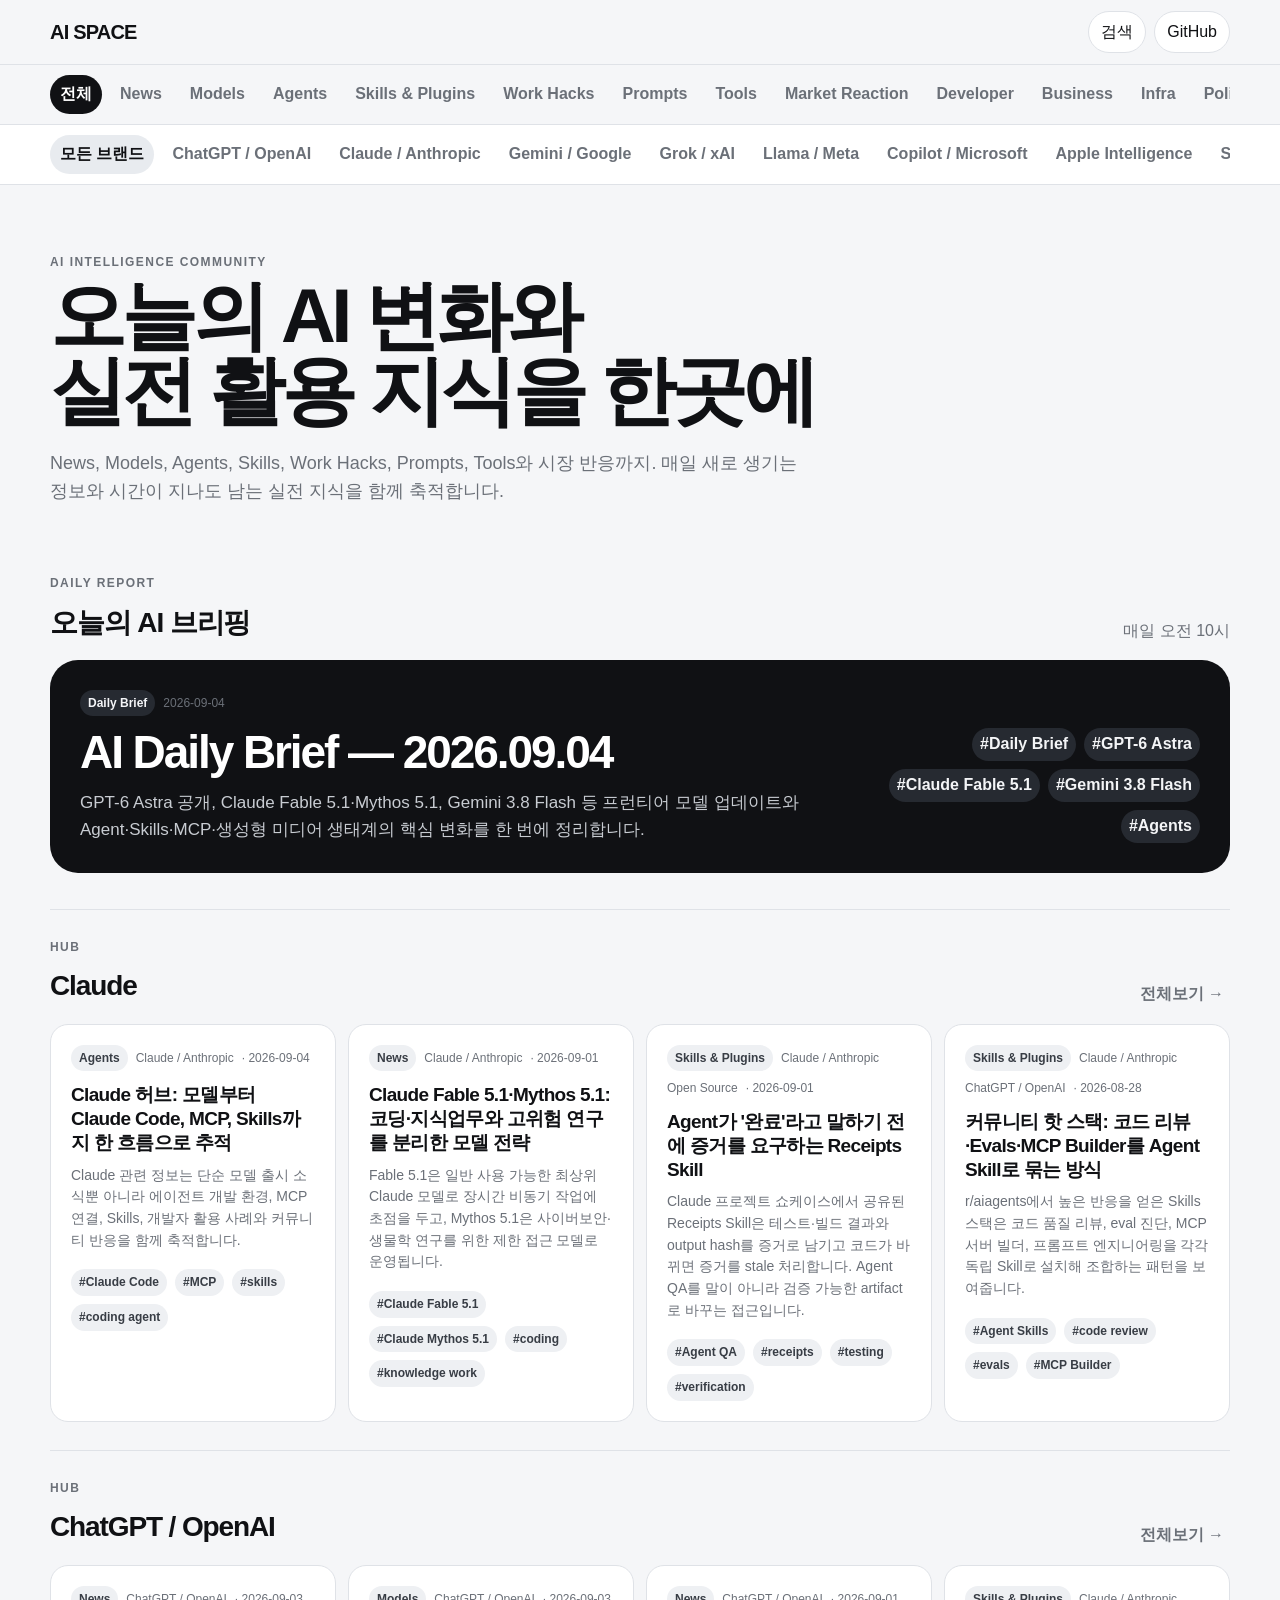
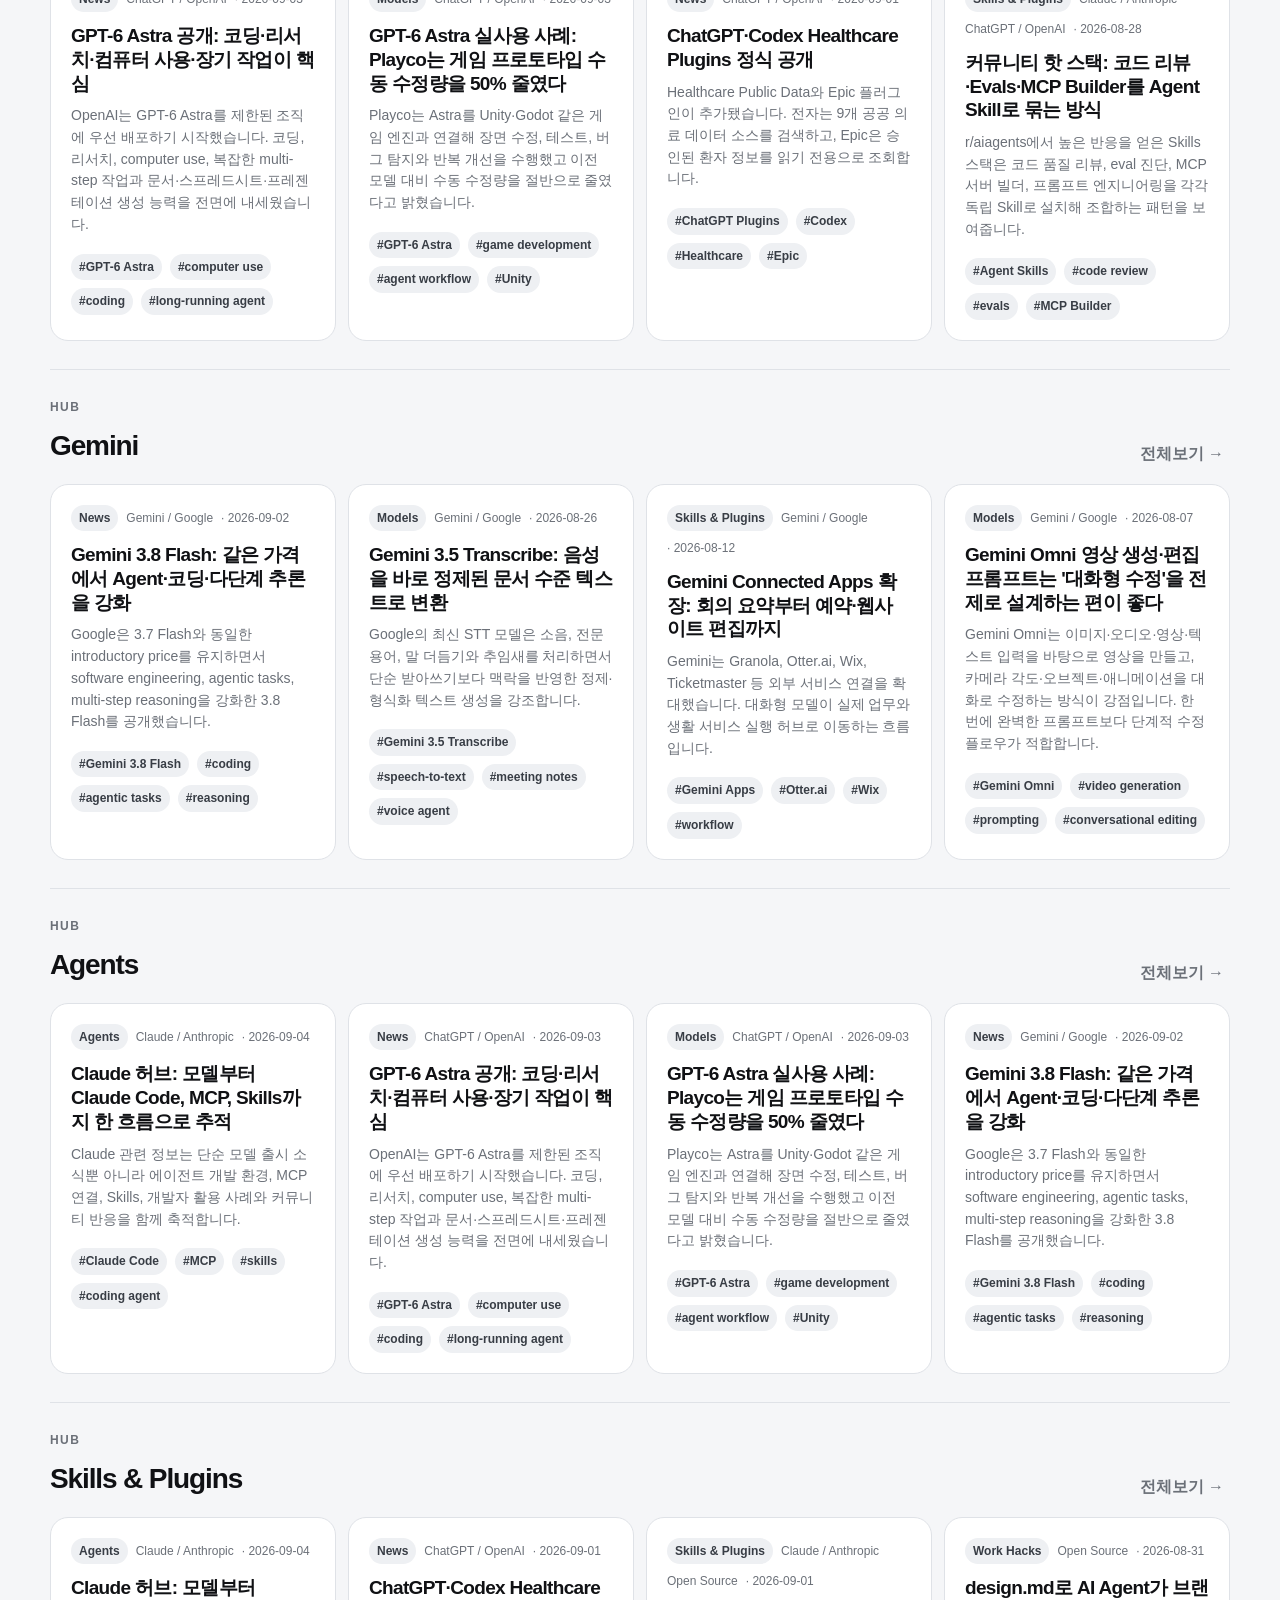
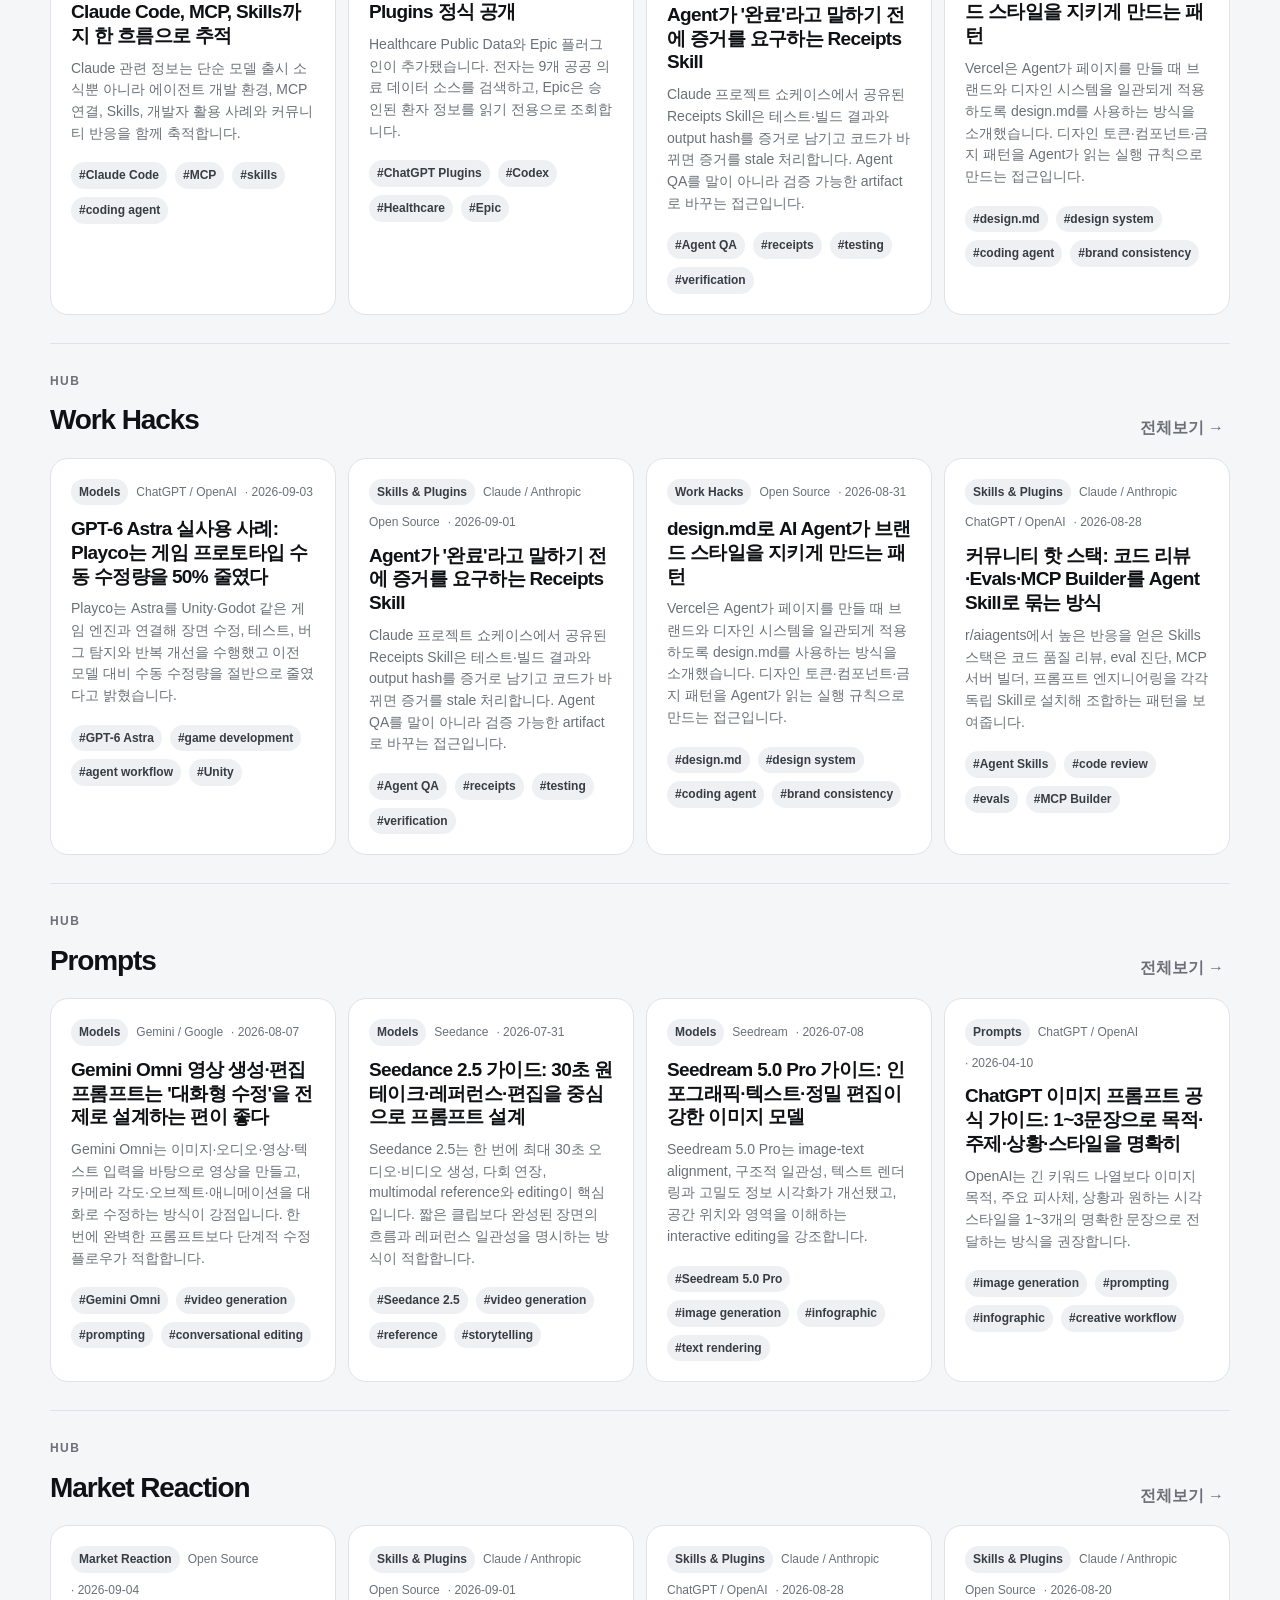
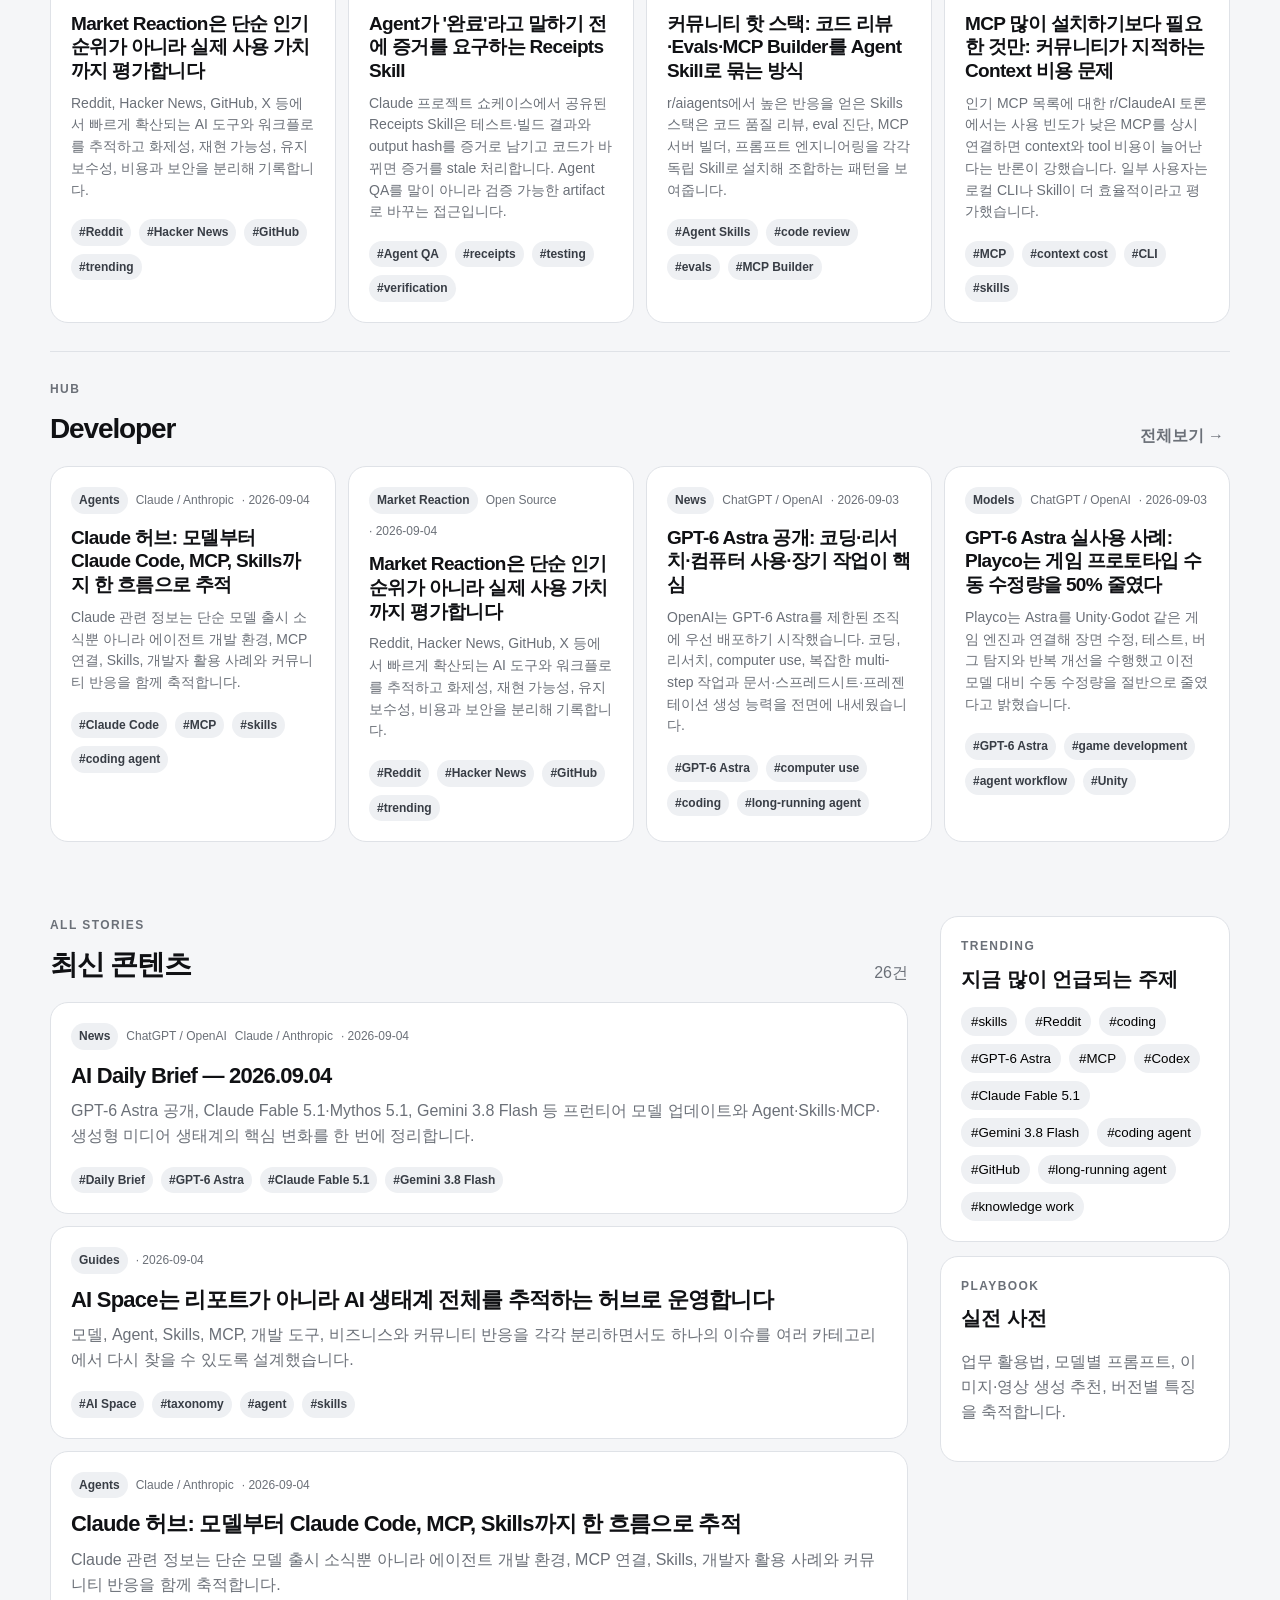
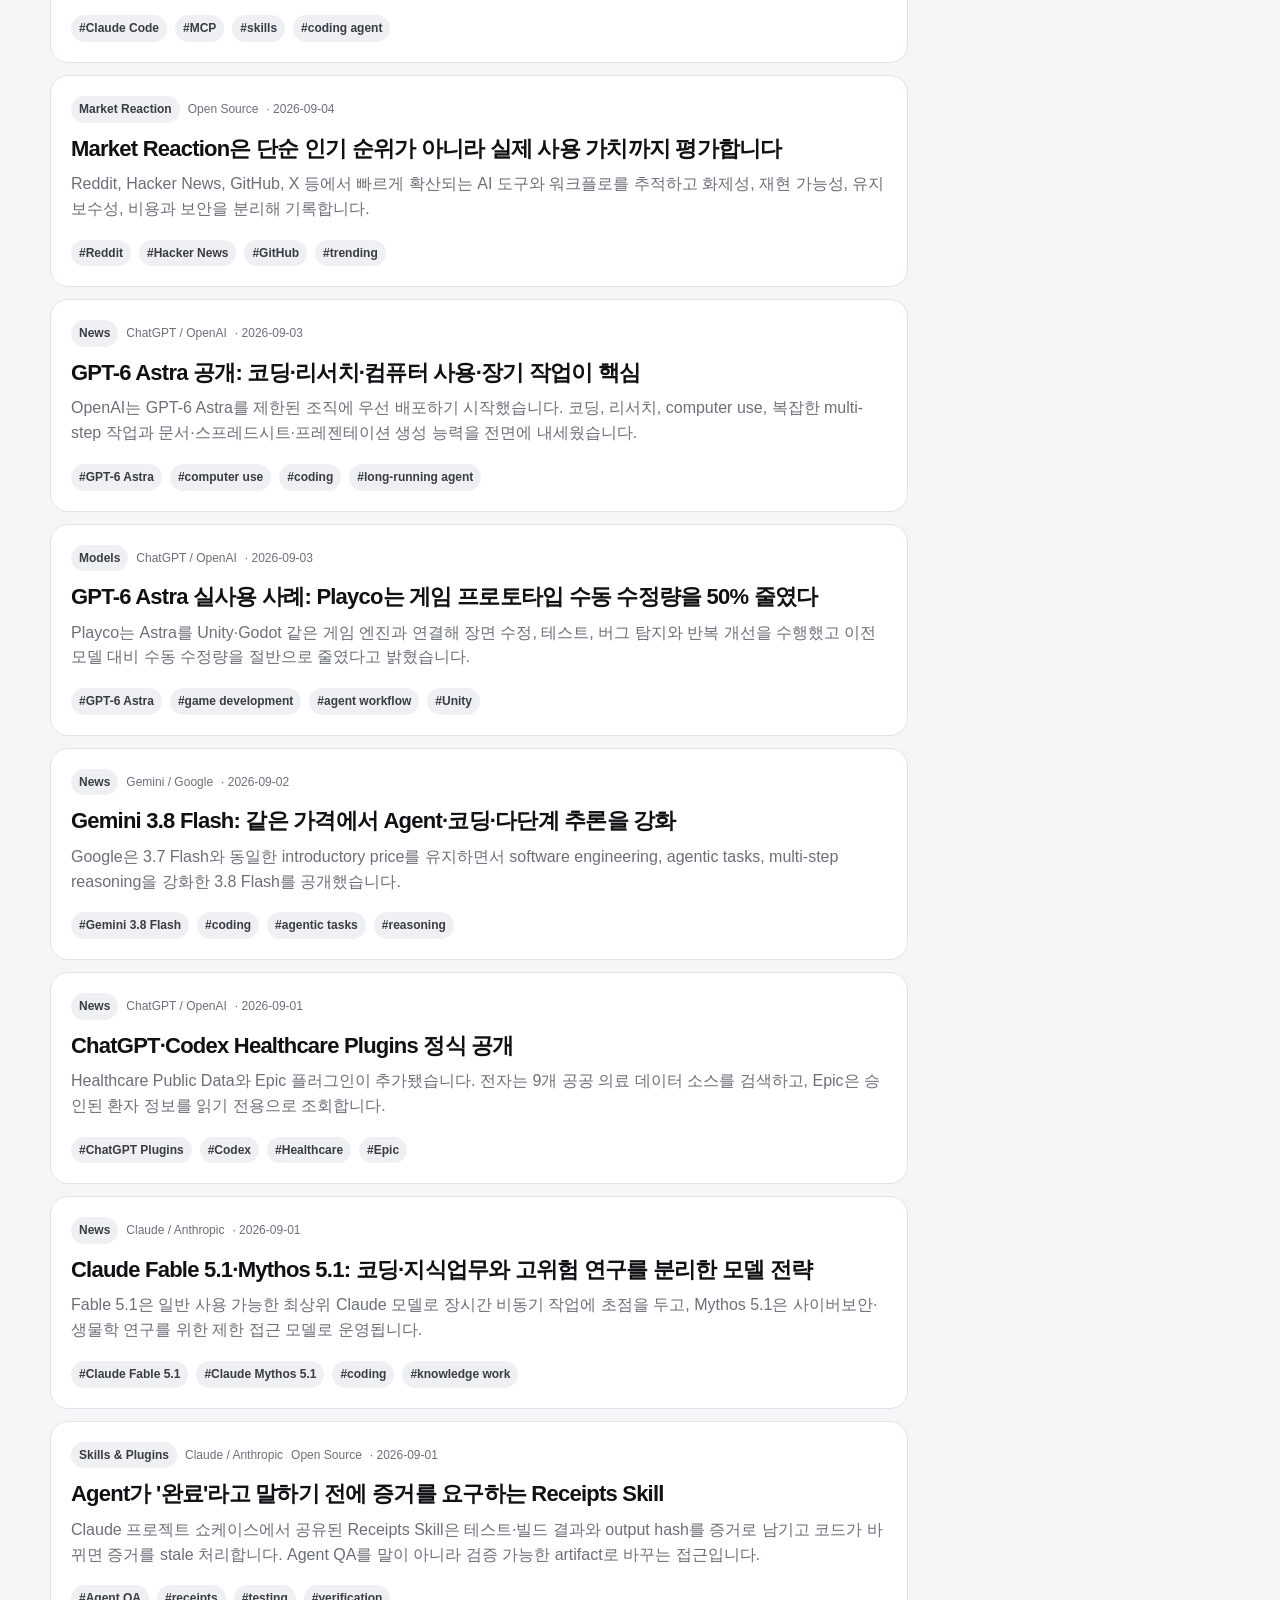
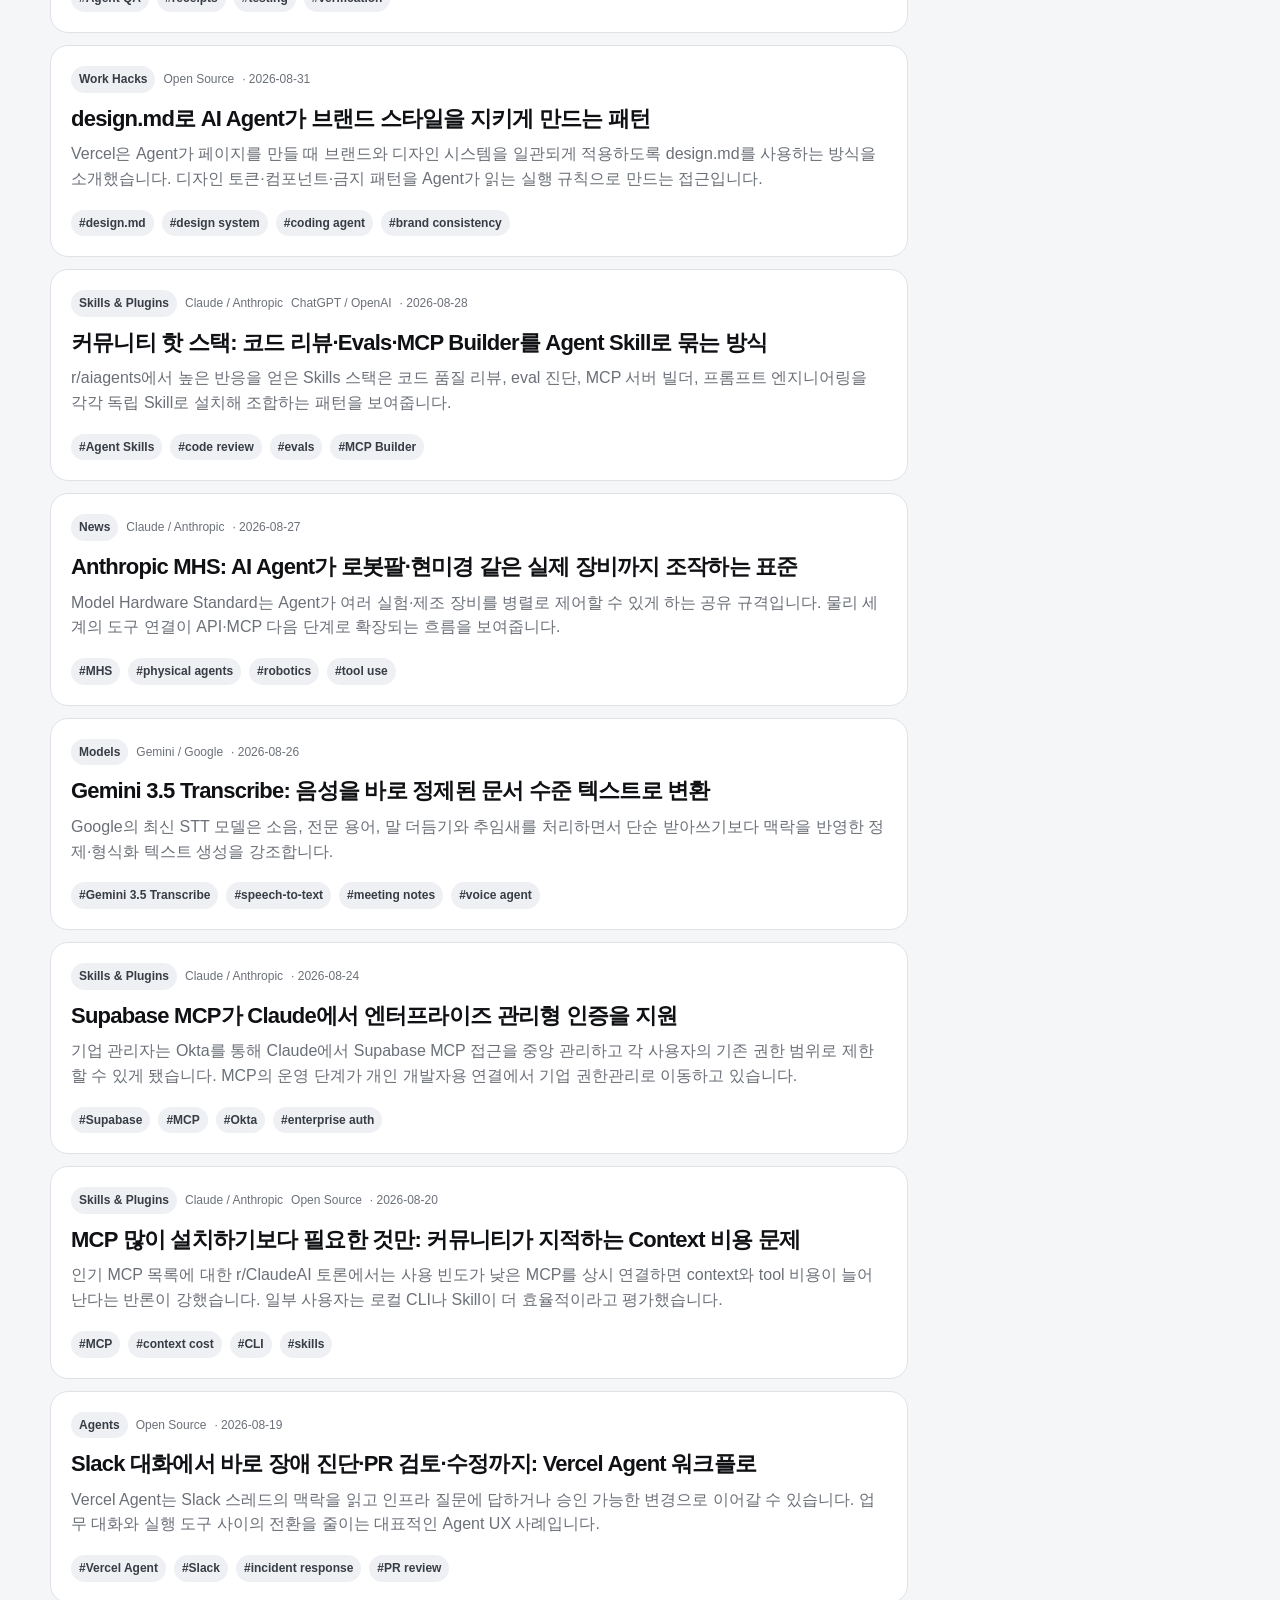
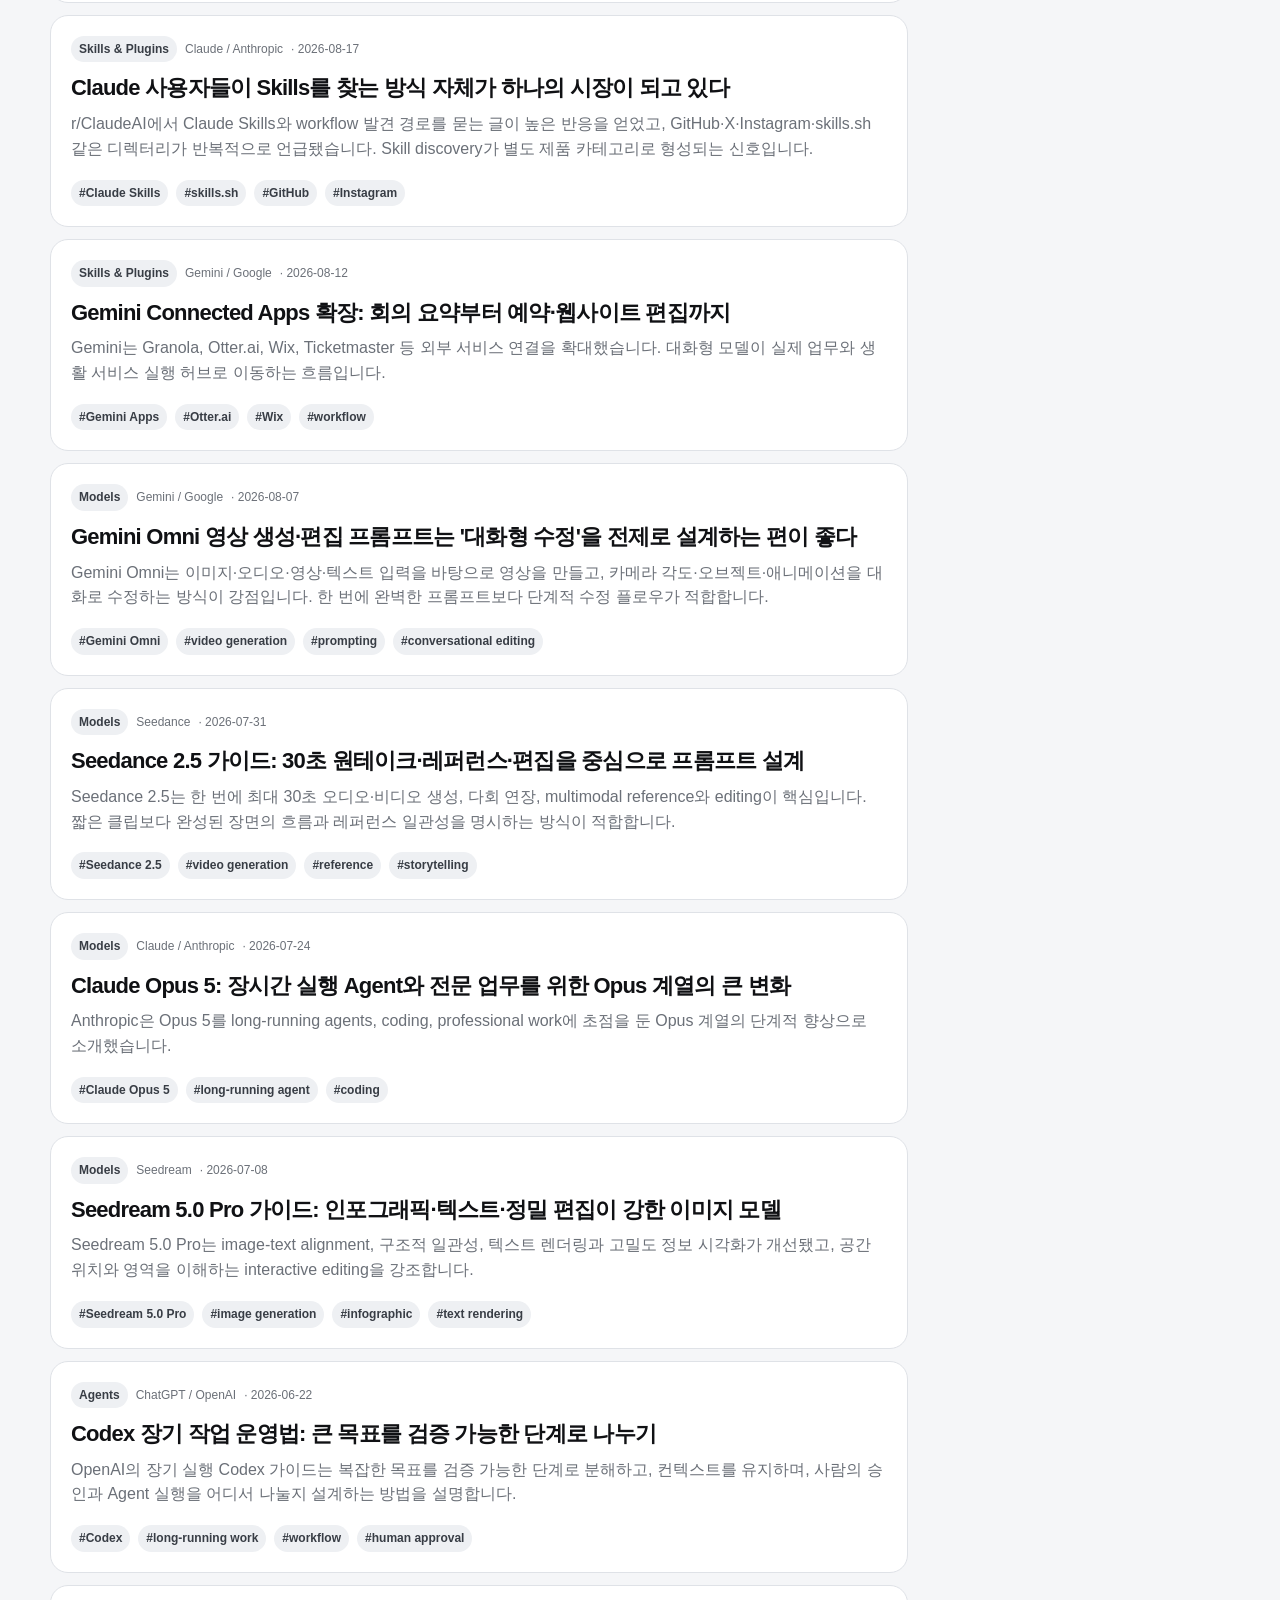
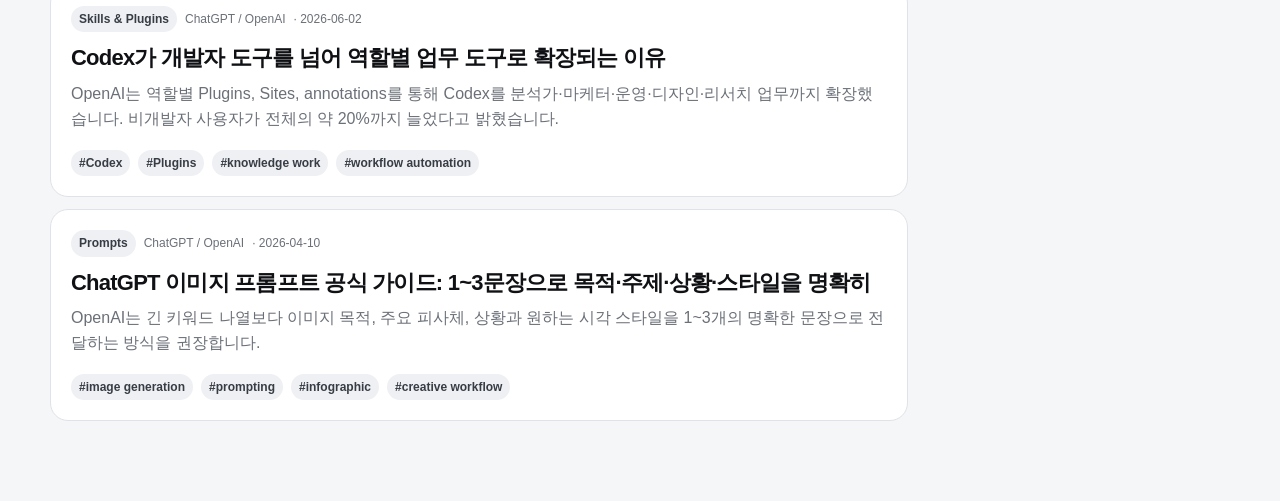
<file: index.html>
<!doctype html>
<html lang="ko">
<head>
  <meta charset="utf-8" />
  <meta name="viewport" content="width=device-width, initial-scale=1" />
  <meta name="description" content="AI 뉴스, 모델, 에이전트, 프롬프트, 업무 활용법과 시장 반응을 한곳에 모은 AI 종합 허브" />
  <title>AI Space</title>
  <link rel="stylesheet" href="./styles.css" />
</head>
<body>
  <header class="site-header">
    <div class="topbar container">
      <a class="brand" href="./">AI SPACE</a>
      <div class="top-actions">
        <button id="searchToggle" class="ghost-btn" type="button">검색</button>
        <a class="ghost-btn" href="https://github.com/Edwin-space/ai-space" target="_blank" rel="noreferrer">GitHub</a>
      </div>
    </div>
    <nav class="primary-nav" aria-label="주요 카테고리">
      <div id="primaryNav" class="container nav-scroll"></div>
    </nav>
    <div class="entity-nav">
      <div id="entityNav" class="container nav-scroll"></div>
    </div>
  </header>

  <main class="container">
    <section class="hero">
      <p class="eyebrow">AI intelligence community</p>
      <h1>오늘의 AI 변화와<br/>실전 활용 지식을 한곳에</h1>
      <p class="hero-copy">News, Models, Agents, Skills, Work Hacks, Prompts, Tools와 시장 반응까지. 매일 새로 생기는 정보와 시간이 지나도 남는 실전 지식을 함께 축적합니다.</p>
      <div id="activeFilters" class="active-filters"></div>
    </section>

    <section id="searchPanel" class="search-panel hidden">
      <label for="searchInput">전체 검색</label>
      <input id="searchInput" type="search" placeholder="Claude, Seedance, MCP, 업무 자동화, 이미지 프롬프트…" autocomplete="off" />
    </section>

    <section class="section-block daily-section">
      <div class="section-head"><div><p class="eyebrow">Daily Report</p><h2>오늘의 AI 브리핑</h2></div><span class="muted">매일 오전 10시</span></div>
      <div id="dailyReport"></div>
    </section>

    <section id="homeHubs" class="hub-sections"></section>

    <section class="content-layout">
      <div>
        <div class="section-head"><div><p class="eyebrow">All stories</p><h2 id="latestTitle">최신 콘텐츠</h2></div><span id="resultCount" class="muted"></span></div>
        <div id="latestList" class="latest-list"></div>
      </div>
      <aside>
        <section class="side-card">
          <p class="eyebrow">Trending</p>
          <h3>지금 많이 언급되는 주제</h3>
          <div id="trendingTags" class="tag-cloud"></div>
        </section>
        <section class="side-card">
          <p class="eyebrow">Playbook</p>
          <h3>실전 사전</h3>
          <p class="muted">업무 활용법, 모델별 프롬프트, 이미지·영상 생성 추천, 버전별 특징을 축적합니다.</p>
        </section>
      </aside>
    </section>
  </main>

  <template id="storyTemplate">
    <article class="story-card">
      <div class="story-meta"></div>
      <h3></h3>
      <p class="story-summary"></p>
      <div class="story-footer"></div>
    </article>
  </template>

  <script src="./app.js" defer></script>
</body>
</html>
</file>
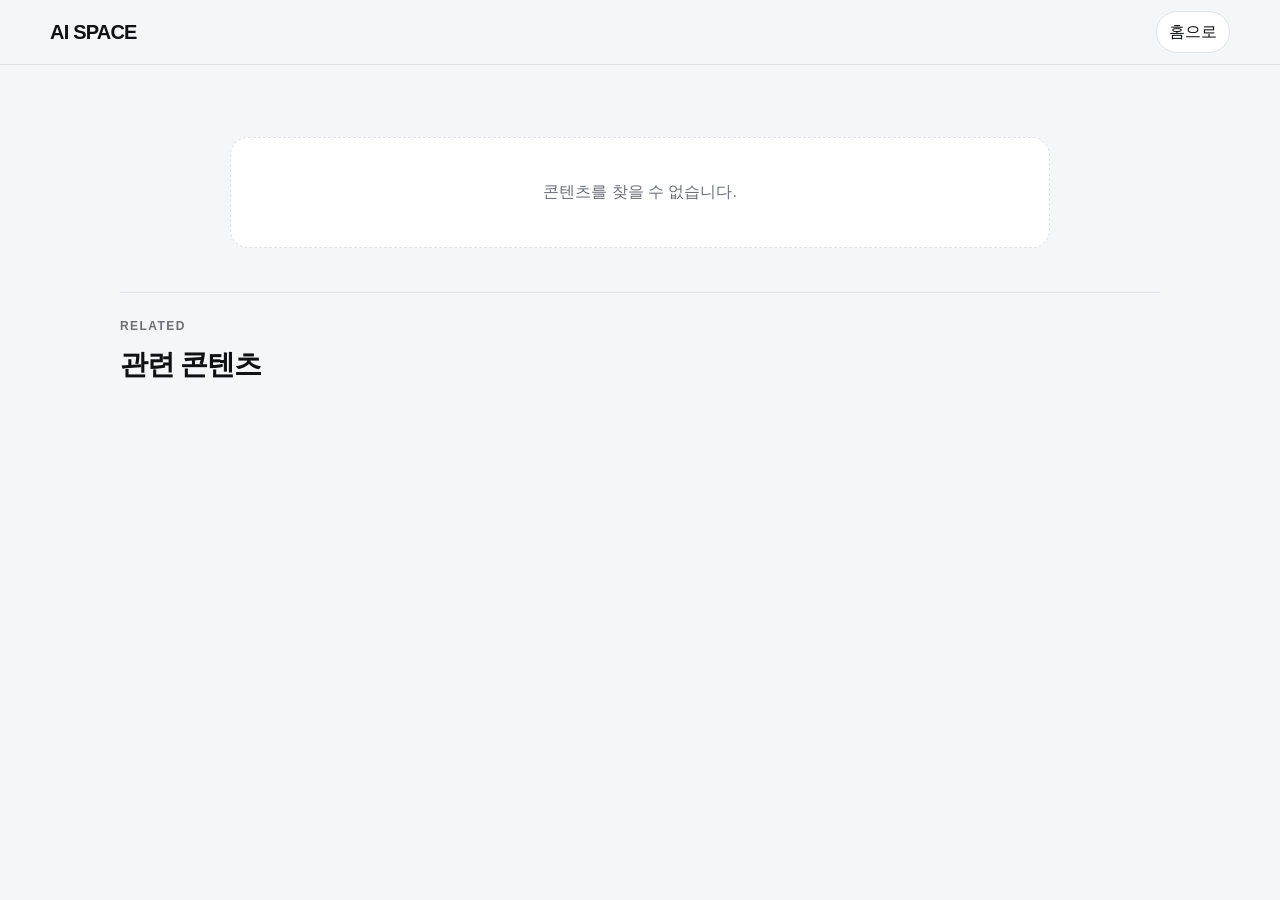
<file: article.html>
<!doctype html>
<html lang="ko">
<head>
  <meta charset="utf-8" />
  <meta name="viewport" content="width=device-width, initial-scale=1" />
  <meta name="description" content="AI Space 콘텐츠 상세" />
  <title>AI Space Article</title>
  <link rel="stylesheet" href="./styles.css" />
</head>
<body>
  <header class="site-header">
    <div class="topbar container">
      <a class="brand" href="./">AI SPACE</a>
      <div class="top-actions"><a class="ghost-btn" href="./">홈으로</a></div>
    </div>
  </header>
  <main class="container article-shell">
    <article id="article" class="article-page"><div class="empty">콘텐츠를 불러오는 중입니다.</div></article>
    <section class="article-related">
      <div class="section-head"><div><p class="eyebrow">Related</p><h2>관련 콘텐츠</h2></div></div>
      <div id="relatedGrid" class="hub-grid"></div>
    </section>
  </main>
  <script src="./article.js" defer></script>
</body>
</html>
</file>
<file: styles.css>
:root{--bg:#f5f6f8;--surface:#fff;--ink:#101114;--muted:#6b7078;--line:#dfe2e7;--accent:#111827;--chip:#eef0f3;--radius:18px;--max:1180px}*{box-sizing:border-box}body{margin:0;background:var(--bg);color:var(--ink);font-family:-apple-system,BlinkMacSystemFont,"Segoe UI",Pretendard,"Noto Sans KR",sans-serif;line-height:1.55}.container{width:min(calc(100% - 32px),var(--max));margin:0 auto}.site-header{position:sticky;top:0;z-index:20;background:rgba(245,246,248,.94);backdrop-filter:blur(14px);border-bottom:1px solid var(--line)}.topbar{height:64px;display:flex;align-items:center;justify-content:space-between}.brand{font-weight:900;letter-spacing:-.04em;font-size:20px;color:var(--ink);text-decoration:none}.top-actions{display:flex;gap:8px}.ghost-btn{border:1px solid var(--line);background:var(--surface);color:var(--ink);border-radius:999px;padding:8px 12px;text-decoration:none;font:inherit;cursor:pointer}.primary-nav,.entity-nav{border-top:1px solid var(--line)}.entity-nav{background:var(--surface)}.nav-scroll{display:flex;gap:8px;overflow:auto;padding:10px 0;scrollbar-width:none}.nav-scroll::-webkit-scrollbar{display:none}.nav-chip{white-space:nowrap;border:0;background:transparent;padding:7px 10px;border-radius:999px;color:var(--muted);cursor:pointer;font:inherit;font-weight:650}.nav-chip:hover,.nav-chip.active{background:var(--ink);color:#fff}.entity-nav .nav-chip.active{background:#e8ebef;color:var(--ink)}.hero{padding:68px 0 36px}.eyebrow{margin:0 0 8px;text-transform:uppercase;letter-spacing:.12em;font-size:12px;font-weight:800;color:var(--muted)}h1{font-size:clamp(38px,7vw,76px);line-height:.98;letter-spacing:-.06em;margin:0;max-width:900px}.hero-copy{max-width:760px;color:var(--muted);font-size:18px;margin:22px 0 0}.active-filters{display:flex;gap:8px;flex-wrap:wrap;margin-top:22px}.filter-pill{background:var(--ink);color:#fff;border-radius:999px;padding:7px 11px;font-size:13px}.search-panel{background:var(--surface);border:1px solid var(--line);padding:18px;border-radius:var(--radius);margin-bottom:28px}.search-panel.hidden{display:none}.search-panel label{display:block;font-size:12px;font-weight:800;margin-bottom:8px}.search-panel input{width:100%;border:0;border-bottom:1px solid var(--line);font:inherit;font-size:20px;padding:10px 0;outline:none;background:transparent}.section-block,.hub-section{padding:28px 0}.section-head{display:flex;align-items:end;justify-content:space-between;gap:16px;margin-bottom:16px}.section-head h2{margin:0;font-size:28px;letter-spacing:-.04em}.text-link{border:0;background:transparent;color:var(--muted);font:inherit;font-weight:750;cursor:pointer}.text-link:hover{color:var(--ink)}.daily-section{padding-top:10px}.daily-card{background:var(--ink);color:#fff;border-radius:28px;padding:30px;display:grid;grid-template-columns:minmax(0,1fr) auto;gap:28px;align-items:end;cursor:pointer}.daily-card h3{font-size:clamp(28px,4vw,46px);line-height:1.08;letter-spacing:-.045em;margin:12px 0}.daily-card p{max-width:760px;margin:0;color:#c8ccd2;font-size:17px}.daily-card .badge{background:#262a31;color:#f4f5f7}.daily-topics{display:flex;gap:8px;flex-wrap:wrap;max-width:320px;justify-content:flex-end}.hub-sections{padding:8px 0 10px}.hub-section{border-top:1px solid var(--line)}.hub-grid{display:grid;grid-template-columns:repeat(4,minmax(0,1fr));gap:12px}.story-card{display:block;background:var(--surface);border:1px solid var(--line);border-radius:var(--radius);padding:20px;cursor:pointer;transition:.18s ease;min-height:190px;color:inherit;text-decoration:none}.story-card:hover{transform:translateY(-2px);box-shadow:0 12px 28px rgba(16,17,20,.08)}.story-card h3{margin:12px 0 10px;font-size:22px;line-height:1.25;letter-spacing:-.035em}.story-card.compact{min-height:230px}.story-card.compact h3{font-size:19px}.story-card.compact .story-summary{font-size:14px}.story-meta,.story-footer{display:flex;gap:8px;align-items:center;flex-wrap:wrap;font-size:12px;color:var(--muted)}.badge{display:inline-flex;align-items:center;border-radius:999px;background:var(--chip);padding:4px 8px;font-weight:750;color:#383d45}.story-summary{color:var(--muted);margin:0 0 18px}.content-layout{display:grid;grid-template-columns:minmax(0,1fr) 290px;gap:32px;padding:36px 0 80px}.latest-list{display:grid;gap:12px}.latest-list .story-card{min-height:auto}.side-card{background:var(--surface);border:1px solid var(--line);border-radius:var(--radius);padding:20px;margin-bottom:14px}.side-card h3{margin:4px 0 12px;font-size:20px}.tag-cloud{display:flex;gap:8px;flex-wrap:wrap}.tag-button{border:0;background:var(--chip);border-radius:999px;padding:7px 10px;cursor:pointer}.muted{color:var(--muted)}.empty{padding:42px 20px;text-align:center;background:var(--surface);border:1px dashed var(--line);border-radius:var(--radius);color:var(--muted)}.hub-grid>.empty{grid-column:1/-1}.article-shell{max-width:1040px}.article-page{width:min(100%,820px);margin:0 auto;padding:72px 0 44px}.article-header{padding-bottom:34px;border-bottom:1px solid var(--line);margin-bottom:34px}.article-header h1{font-size:clamp(38px,6vw,64px);line-height:1.02;max-width:none;margin:16px 0 20px}.article-tags{display:flex;gap:8px;flex-wrap:wrap}.article-page>section{padding:22px 0;border-bottom:1px solid var(--line)}.article-page>section h2{font-size:26px;letter-spacing:-.035em;margin:0 0 14px}.article-page>section p,.article-page li{font-size:18px;line-height:1.8}.article-lede{font-size:22px!important;line-height:1.7!important;color:#2a2f36;margin:0 0 28px}.article-page ul,.article-page ol{padding-left:24px;margin:0}.article-page li+li{margin-top:10px}.prompt-box{white-space:pre-wrap;background:#111827;color:#f6f7f9;padding:20px;border-radius:16px;font:500 15px/1.7 ui-monospace,SFMono-Regular,Menlo,monospace}.sources{display:grid;gap:10px}.sources a{display:block;background:var(--surface);border:1px solid var(--line);border-radius:12px;padding:12px 14px;color:var(--ink);text-decoration:none}.sources a:hover{text-decoration:underline}.article-related{padding:24px 0 80px;border-top:1px solid var(--line)}@media(max-width:980px){.hub-grid{grid-template-columns:repeat(2,minmax(0,1fr))}.content-layout{grid-template-columns:1fr}.content-layout aside{display:grid;grid-template-columns:1fr 1fr;gap:12px}.side-card{margin:0}.daily-card{grid-template-columns:1fr}.daily-topics{justify-content:flex-start;max-width:none}}@media(max-width:640px){.container{width:min(calc(100% - 22px),var(--max))}.hero{padding:44px 0 24px}.hero-copy{font-size:16px}.hub-grid{grid-template-columns:1fr}.daily-card{padding:22px;border-radius:22px}.daily-card p{font-size:15px}.content-layout aside{grid-template-columns:1fr}.section-head h2{font-size:24px}.article-page{padding:44px 0 28px}.article-header h1{font-size:38px}.article-lede{font-size:19px!important}.article-page>section p,.article-page li{font-size:16px}.article-page>section h2{font-size:23px}}
</file>
